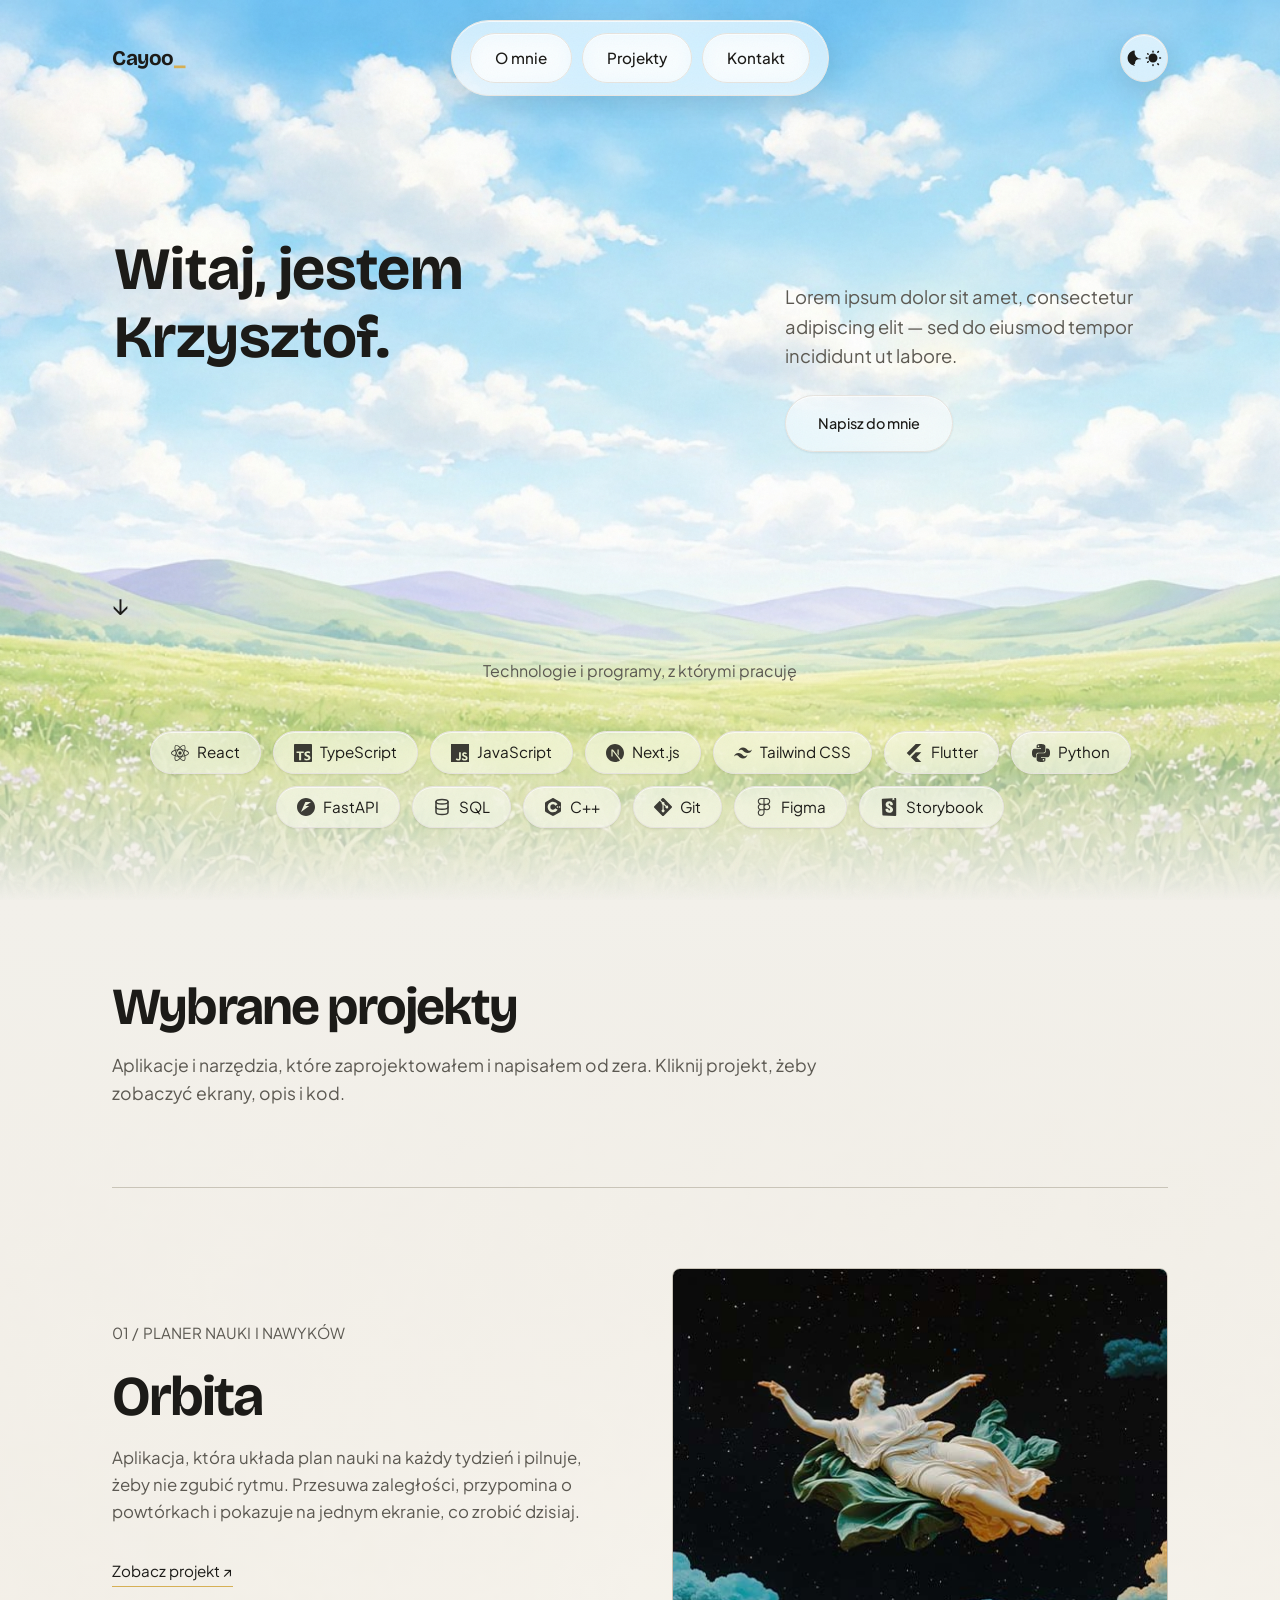
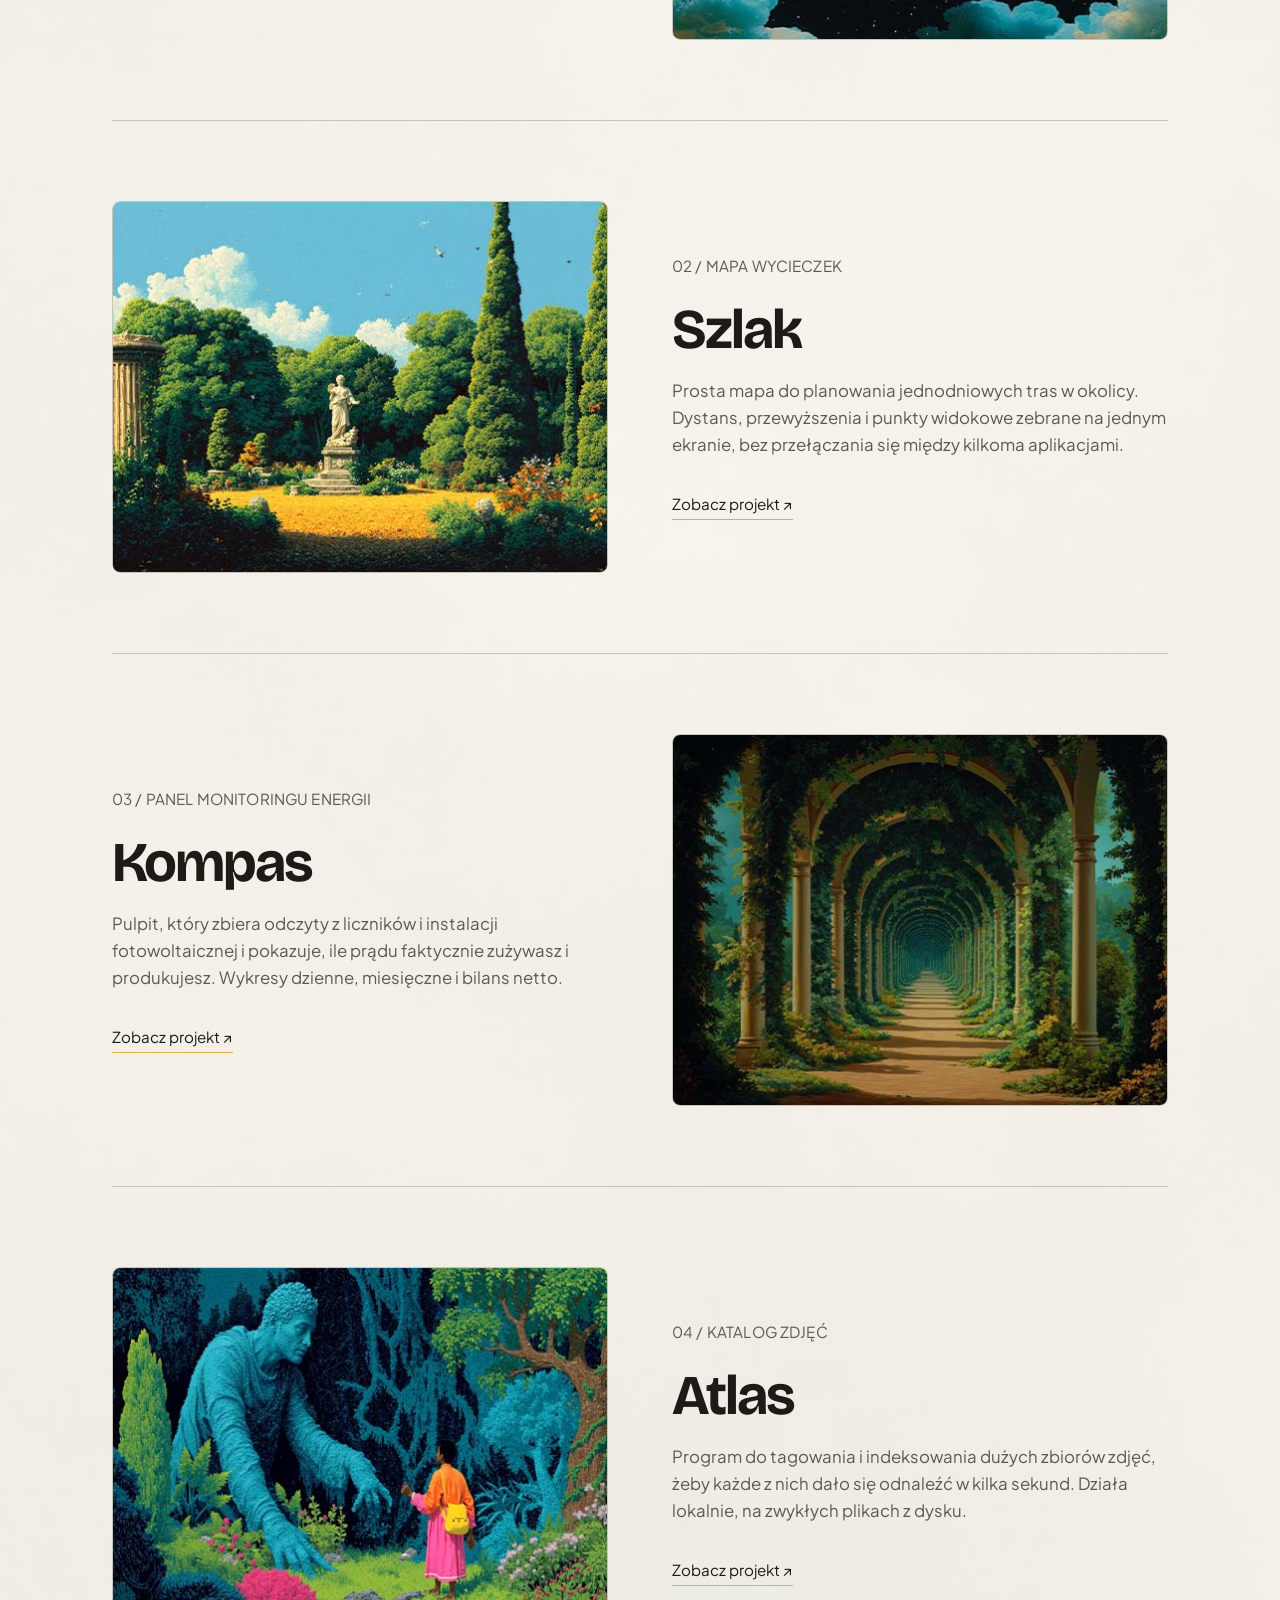
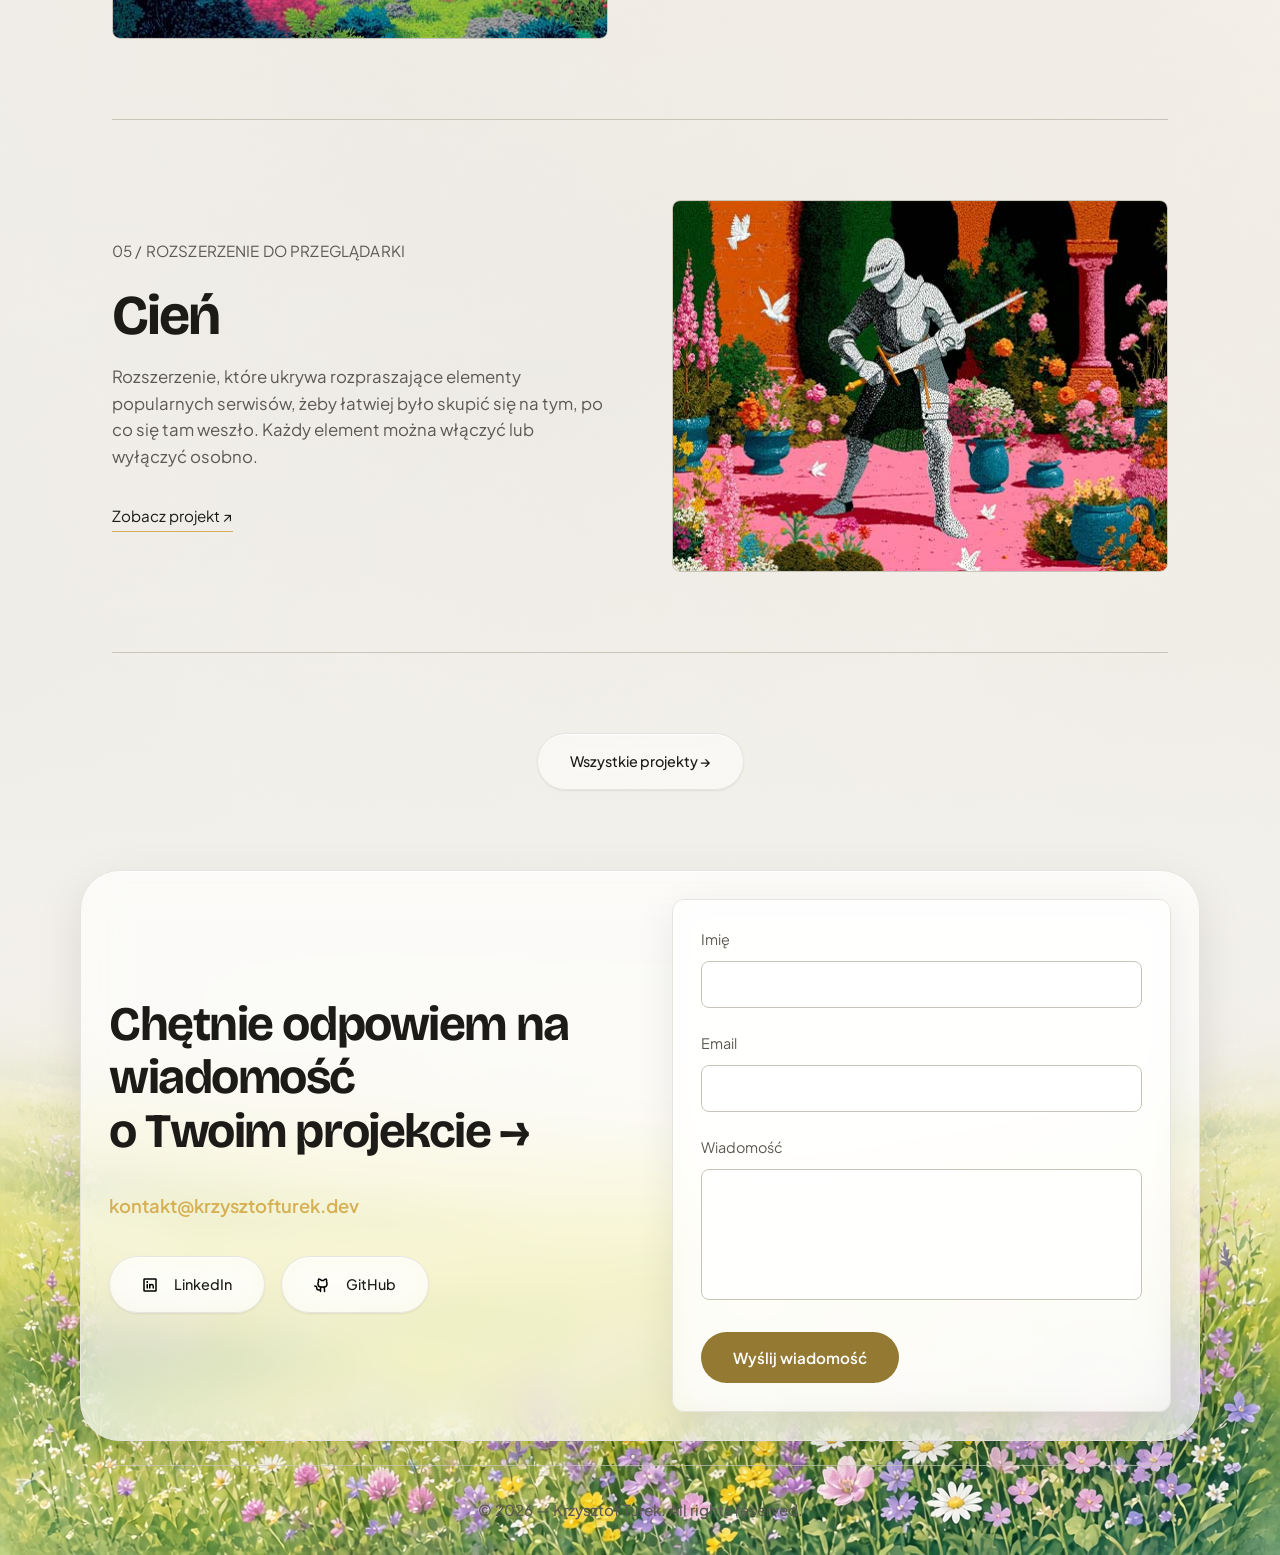
<file: index.html>
<!doctype html>
<html lang="pl">

<head>
  <meta charset="UTF-8" />
  <meta name="viewport" content="width=device-width, initial-scale=1.0" />

  <title>Krzysztof Turek | Front-End Developer</title>

  <meta name="description" content="Portfolio Krzysztof Turek — Front-End Developer. Tworzę nowoczesne strony internetowe i aplikacje webowe wykorzystując HTML, CSS, JavaScript, React oraz TypeScript." />
  <meta name="author" content="Krzysztof Turek" />
  <meta name="robots" content="index, follow" />
  <link rel="canonical" href="https://krzysztofturek.dev/" />

  <!-- Open Graph (Facebook, LinkedIn, Discord itp.) -->
  <meta property="og:title" content="Krzysztof Turek | Front-End Developer" />
  <meta property="og:description" content="Portfolio Krzysztof Turek — projekty webowe, aplikacje i doświadczenie w Front-End Development." />
  <meta property="og:type" content="website" />
  <meta property="og:url" content="https://krzysztofturek.dev/" />
  <meta property="og:image" content="https://krzysztofturek.dev/assets/og-image.png" />

  <!-- Twitter/X -->
  <!-- <meta name="twitter:card" content="summary_large_image" />
  <meta name="twitter:title" content="Krzysztof Turek | Front-End Developer" />
  <meta name="twitter:description" content="Portfolio Krzysztof Turek — Front-End Developer." />
  <meta name="twitter:image" content="https://krzysztofturek.dev/assets/og-image.png" /> -->

  <!-- Favicon -->
  <link rel="icon" type="image/svg+xml" href="/assets/favicon.svg" />

  <!-- Fonts -->
  <link rel="preconnect" href="https://fonts.googleapis.com">
  <link rel="preconnect" href="https://fonts.gstatic.com" crossorigin>
  <link href="https://fonts.googleapis.com/css2?family=Bricolage+Grotesque:opsz,wght@12..96,500..800&family=Plus+Jakarta+Sans:wght@400;500;600;700&display=swap" rel="stylesheet">

  <link rel="stylesheet" href="style.css" />
</head>

<body>

  <div class="nav-wrap">
    <a href="#top" class="logo">Cayoo<span class="logo-dot">_</span></a>
    <header class="nav">
      <nav class="nav-links">
        <a href="#top" class="nav-about">O mnie</a>
        <a href="#projekty">Projekty</a>
        <a href="#kontakt">Kontakt</a>
      </nav>
    </header>
    <button type="button" class="theme-toggle" aria-label="Przełącz motyw jasny/ciemny" title="Motyw">
      <svg class="theme-toggle-icon theme-toggle-icon--moon" viewBox="0 0 24 24" width="18" height="18" aria-hidden="true" focusable="false">
        <path fill="currentColor" d="M12.1 22c-5.2 0-9.4-4-9.9-9.1C1.7 7.5 5.7 2.6 11 2c.4 0 .7.4.6.8A8.5 8.5 0 0 0 20.2 13c.1.3-.2.7-.6.7-.5 0-1 .1-1.5.1H17c-2.8 0-4.9 2.2-4.9 5v.2c0 .4-.3.8-.7.9-.4.1-.8.1-1.3.1Z"/>
      </svg>
      <svg class="theme-toggle-icon theme-toggle-icon--sun" viewBox="0 0 24 24" width="18" height="18" aria-hidden="true" focusable="false" hidden>
        <path fill="currentColor" d="M12 18a6 6 0 1 1 0-12 6 6 0 0 1 0 12Zm0-16a1 1 0 0 1 1 1v1a1 1 0 1 1-2 0V3a1 1 0 0 1 1-1Zm0 18a1 1 0 0 1 1 1v1a1 1 0 1 1-2 0v-1a1 1 0 0 1 1-1ZM4.2 5.6a1 1 0 0 1 1.4 0l.7.7a1 1 0 0 1-1.4 1.4l-.7-.7a1 1 0 0 1 0-1.4Zm13.5 13.5a1 1 0 0 1 1.4 0l.7.7a1 1 0 1 1-1.4 1.4l-.7-.7a1 1 0 0 1 0-1.4ZM2 12a1 1 0 0 1 1-1h1a1 1 0 1 1 0 2H3a1 1 0 0 1-1-1Zm18 0a1 1 0 0 1 1-1h1a1 1 0 1 1 0 2h-1a1 1 0 0 1-1-1ZM4.2 18.4a1 1 0 0 1 0-1.4l.7-.7a1 1 0 1 1 1.4 1.4l-.7.7a1 1 0 0 1-1.4 0Zm13.5-13.5a1 1 0 0 1 0-1.4l.7-.7a1 1 0 1 1 1.4 1.4l-.7.7a1 1 0 0 1-1.4 0Z"/>
      </svg>
    </button>
  </div>

  <main id="top">

    <div class="intro">
      <div class="intro-bg" aria-hidden="true">
        <img src="assets/images/landscape-hero-sky.jpg" alt="">
      </div>

      <!-- HERO -->
      <section class="hero">
        <h1>Witaj, jestem<br>Krzysztof.</h1>
        <p class="hero-desc">Lorem ipsum dolor sit amet, consectetur adipiscing elit — sed do eiusmod tempor incididunt
          ut labore.</p>
        <a href="#kontakt" class="btn-hero">Napisz do mnie</a>
      </section>

      <a href="#projekty" class="arrow-down" aria-label="Przejdź do projektów">↓</a>

      <!-- ABOUT / SKILLS -->
      <section class="about" id="o-mnie">
        <p class="about-heading">Technologie i programy, z którymi pracuję</p>
        <ul class="about-tech">
          <li><svg viewBox="0 0 24 24" width="18" height="18" fill="currentColor" aria-hidden="true" focusable="false"><path d="M14.23 12.004a2.236 2.236 0 0 1-2.235 2.236 2.236 2.236 0 0 1-2.236-2.236 2.236 2.236 0 0 1 2.235-2.236 2.236 2.236 0 0 1 2.236 2.236zm2.648-10.69c-1.346 0-3.107.96-4.888 2.622-1.78-1.653-3.542-2.602-4.887-2.602-.41 0-.783.093-1.106.278-1.375.793-1.683 3.264-.973 6.365C1.98 8.917 0 10.42 0 12.004c0 1.59 1.99 3.097 5.043 4.03-.704 3.113-.39 5.588.988 6.38.32.187.69.275 1.102.275 1.345 0 3.107-.96 4.888-2.624 1.78 1.654 3.542 2.603 4.887 2.603.41 0 .783-.09 1.106-.275 1.374-.792 1.683-3.263.973-6.365C22.02 15.096 24 13.59 24 12.004c0-1.59-1.99-3.097-5.043-4.032.704-3.11.39-5.587-.988-6.38-.318-.184-.688-.277-1.092-.278zm-.005 1.09v.006c.225 0 .406.044.558.127.666.382.955 1.835.73 3.704-.054.46-.142.945-.25 1.44-.96-.236-2.006-.417-3.107-.534-.66-.905-1.345-1.727-2.035-2.447 1.592-1.48 3.087-2.292 4.105-2.295zm-9.77.02c1.012 0 2.514.808 4.11 2.28-.686.72-1.37 1.537-2.02 2.442-1.107.117-2.154.298-3.113.538-.112-.49-.195-.964-.254-1.42-.23-1.868.054-3.32.714-3.707.19-.09.4-.127.563-.132zm4.882 3.05c.455.468.91.992 1.36 1.564-.44-.02-.89-.034-1.345-.034-.46 0-.915.01-1.36.034.44-.572.895-1.096 1.345-1.565zM12 8.1c.74 0 1.477.034 2.202.093.406.582.802 1.203 1.183 1.86.372.64.71 1.29 1.018 1.946-.308.655-.646 1.31-1.013 1.95-.38.66-.773 1.288-1.18 1.87-.728.063-1.466.098-2.21.098-.74 0-1.477-.035-2.202-.093-.406-.582-.802-1.204-1.183-1.86-.372-.64-.71-1.29-1.018-1.946.303-.657.646-1.313 1.013-1.954.38-.66.773-1.286 1.18-1.868.728-.064 1.466-.098 2.21-.098zm-3.635.254c-.24.377-.48.763-.704 1.16-.225.39-.435.782-.635 1.174-.265-.656-.49-1.31-.676-1.947.64-.15 1.315-.283 2.015-.386zm7.26 0c.695.103 1.365.23 2.006.387-.18.632-.405 1.282-.66 1.933-.2-.39-.41-.783-.64-1.174-.225-.392-.465-.774-.705-1.146zm3.063.675c.484.15.944.317 1.375.498 1.732.74 2.852 1.708 2.852 2.476-.005.768-1.125 1.74-2.857 2.475-.42.18-.88.342-1.355.493-.28-.958-.646-1.956-1.1-2.98.45-1.017.81-2.01 1.085-2.964zm-13.395.004c.278.96.645 1.957 1.1 2.98-.45 1.017-.812 2.01-1.086 2.964-.484-.15-.944-.318-1.37-.5-1.732-.737-2.852-1.706-2.852-2.474 0-.768 1.12-1.742 2.852-2.476.42-.18.88-.342 1.356-.494zm11.678 4.28c.265.657.49 1.312.676 1.948-.64.157-1.316.29-2.016.39.24-.375.48-.762.705-1.158.225-.39.435-.788.636-1.18zm-9.945.02c.2.392.41.783.64 1.175.23.39.465.772.705 1.143-.695-.102-1.365-.23-2.006-.386.18-.63.406-1.282.66-1.933zM17.92 16.32c.112.493.2.968.254 1.423.23 1.868-.054 3.32-.714 3.708-.147.09-.338.128-.563.128-1.012 0-2.514-.807-4.11-2.28.686-.72 1.37-1.536 2.02-2.44 1.107-.118 2.154-.3 3.113-.54zm-11.83.01c.96.234 2.006.415 3.107.532.66.905 1.345 1.727 2.035 2.446-1.595 1.483-3.092 2.295-4.11 2.295-.22-.005-.406-.05-.553-.132-.666-.38-.955-1.834-.73-3.703.054-.46.142-.944.25-1.438zm4.56.64c.44.02.89.034 1.345.034.46 0 .915-.01 1.36-.034-.44.572-.895 1.095-1.345 1.565-.455-.47-.91-.993-1.36-1.565z"/></svg><span>React</span></li>
          <li><svg viewBox="0 0 24 24" width="18" height="18" fill="currentColor" aria-hidden="true" focusable="false"><path d="M1.125 0C.502 0 0 .502 0 1.125v21.75C0 23.498.502 24 1.125 24h21.75c.623 0 1.125-.502 1.125-1.125V1.125C24 .502 23.498 0 22.875 0zm17.363 9.75c.612 0 1.154.037 1.627.111a6.38 6.38 0 0 1 1.306.34v2.458a3.95 3.95 0 0 0-.643-.361 5.093 5.093 0 0 0-.717-.26 5.453 5.453 0 0 0-1.426-.2c-.3 0-.573.028-.819.086a2.1 2.1 0 0 0-.623.242c-.17.104-.3.229-.393.374a.888.888 0 0 0-.14.49c0 .196.053.373.156.529.104.156.252.304.443.444s.423.276.696.41c.273.135.582.274.926.416.47.197.892.407 1.266.628.374.222.695.473.963.753.268.279.472.598.614.957.142.359.214.776.214 1.253 0 .657-.125 1.21-.373 1.656a3.033 3.033 0 0 1-1.012 1.085 4.38 4.38 0 0 1-1.487.596c-.566.12-1.163.18-1.79.18a9.916 9.916 0 0 1-1.84-.164 5.544 5.544 0 0 1-1.512-.493v-2.63a5.033 5.033 0 0 0 3.237 1.2c.333 0 .624-.03.872-.09.249-.06.456-.144.623-.25.166-.108.29-.234.373-.38a1.023 1.023 0 0 0-.074-1.089 2.12 2.12 0 0 0-.537-.5 5.597 5.597 0 0 0-.807-.444 27.72 27.72 0 0 0-1.007-.436c-.918-.383-1.602-.852-2.053-1.405-.45-.553-.676-1.222-.676-2.005 0-.614.123-1.141.369-1.582.246-.441.58-.804 1.004-1.089a4.494 4.494 0 0 1 1.47-.629 7.536 7.536 0 0 1 1.77-.201zm-15.113.188h9.563v2.166H9.506v9.646H6.789v-9.646H3.375z"/></svg><span>TypeScript</span></li>
          <li><svg viewBox="0 0 24 24" width="18" height="18" fill="currentColor" aria-hidden="true" focusable="false"><path d="M0 0h24v24H0V0zm22.034 18.276c-.175-1.095-.888-2.015-3.003-2.873-.736-.345-1.554-.585-1.797-1.14-.091-.33-.105-.51-.046-.705.15-.646.915-.84 1.515-.66.39.12.75.42.976.9 1.034-.676 1.034-.676 1.755-1.125-.27-.42-.404-.601-.586-.78-.63-.705-1.469-1.065-2.834-1.034l-.705.089c-.676.165-1.32.525-1.71 1.005-1.14 1.291-.811 3.541.569 4.471 1.365 1.02 3.361 1.244 3.616 2.205.24 1.17-.87 1.545-1.966 1.41-.811-.18-1.26-.586-1.755-1.336l-1.83 1.051c.21.48.45.689.81 1.109 1.74 1.756 6.09 1.666 6.871-1.004.029-.09.24-.705.074-1.65l.046.067zm-8.983-7.245h-2.248c0 1.938-.009 3.864-.009 5.805 0 1.232.063 2.363-.138 2.711-.33.689-1.18.601-1.566.48-.396-.196-.597-.466-.83-.855-.063-.105-.11-.196-.127-.196l-1.825 1.125c.305.63.75 1.172 1.324 1.517.855.51 2.004.675 3.207.405.783-.226 1.458-.691 1.811-1.411.51-.93.402-2.07.397-3.346.012-2.054 0-4.109 0-6.179l.004-.056z"/></svg><span>JavaScript</span></li>
          <li><svg viewBox="0 0 24 24" width="18" height="18" fill="currentColor" aria-hidden="true" focusable="false"><path d="M18.665 21.978C16.758 23.255 14.465 24 12 24 5.377 24 0 18.623 0 12S5.377 0 12 0s12 5.377 12 12c0 3.583-1.574 6.801-4.067 9.001L9.219 7.2H7.2v9.596h1.615V9.251l9.85 12.727Zm-3.332-8.533 1.6 2.061V7.2h-1.6v6.245Z"/></svg><span>Next.js</span></li>
          <li><svg viewBox="0 0 24 24" width="18" height="18" fill="currentColor" aria-hidden="true" focusable="false"><path d="M12.001,4.8c-3.2,0-5.2,1.6-6,4.8c1.2-1.6,2.6-2.2,4.2-1.8c0.913,0.228,1.565,0.89,2.288,1.624 C13.666,10.618,15.027,12,18.001,12c3.2,0,5.2-1.6,6-4.8c-1.2,1.6-2.6,2.2-4.2,1.8c-0.913-0.228-1.565-0.89-2.288-1.624 C16.337,6.182,14.976,4.8,12.001,4.8z M6.001,12c-3.2,0-5.2,1.6-6,4.8c1.2-1.6,2.6-2.2,4.2-1.8c0.913,0.228,1.565,0.89,2.288,1.624 c1.177,1.194,2.538,2.576,5.512,2.576c3.2,0,5.2-1.6,6-4.8c-1.2,1.6-2.6,2.2-4.2,1.8c-0.913-0.228-1.565-0.89-2.288-1.624 C10.337,13.382,8.976,12,6.001,12z"/></svg><span>Tailwind CSS</span></li>
          <li><svg viewBox="0 0 24 24" width="18" height="18" fill="currentColor" aria-hidden="true" focusable="false"><path d="M14.314 0L2.3 12 6 15.7 21.684.013h-7.357zm.014 11.072L7.857 17.53l6.47 6.47H21.7l-6.46-6.468 6.46-6.46h-7.37z"/></svg><span>Flutter</span></li>
          <li><svg viewBox="0 0 24 24" width="18" height="18" fill="currentColor" aria-hidden="true" focusable="false"><path d="M14.25.18l.9.2.73.26.59.3.45.32.34.34.25.34.16.33.1.3.04.26.02.2-.01.13V8.5l-.05.63-.13.55-.21.46-.26.38-.3.31-.33.25-.35.19-.35.14-.33.1-.3.07-.26.04-.21.02H8.77l-.69.05-.59.14-.5.22-.41.27-.33.32-.27.35-.2.36-.15.37-.1.35-.07.32-.04.27-.02.21v3.06H3.17l-.21-.03-.28-.07-.32-.12-.35-.18-.36-.26-.36-.36-.35-.46-.32-.59-.28-.73-.21-.88-.14-1.05-.05-1.23.06-1.22.16-1.04.24-.87.32-.71.36-.57.4-.44.42-.33.42-.24.4-.16.36-.1.32-.05.24-.01h.16l.06.01h8.16v-.83H6.18l-.01-2.75-.02-.37.05-.34.11-.31.17-.28.25-.26.31-.23.38-.2.44-.18.51-.15.58-.12.64-.1.71-.06.77-.04.84-.02 1.27.05zm-6.3 1.98l-.23.33-.08.41.08.41.23.34.33.22.41.09.41-.09.33-.22.23-.34.08-.41-.08-.41-.23-.33-.33-.22-.41-.09-.41.09zm13.09 3.95l.28.06.32.12.35.18.36.27.36.35.35.47.32.59.28.73.21.88.14 1.04.05 1.23-.06 1.23-.16 1.04-.24.86-.32.71-.36.57-.4.45-.42.33-.42.24-.4.16-.36.09-.32.05-.24.02-.16-.01h-8.22v.82h5.84l.01 2.76.02.36-.05.34-.11.31-.17.29-.25.25-.31.24-.38.2-.44.17-.51.15-.58.13-.64.09-.71.07-.77.04-.84.01-1.27-.04-1.07-.14-.9-.2-.73-.25-.59-.3-.45-.33-.34-.34-.25-.34-.16-.33-.1-.3-.04-.25-.02-.2.01-.13v-5.34l.05-.64.13-.54.21-.46.26-.38.3-.32.33-.24.35-.2.35-.14.33-.1.3-.06.26-.04.21-.02.13-.01h5.84l.69-.05.59-.14.5-.21.41-.28.33-.32.27-.35.2-.36.15-.36.1-.35.07-.32.04-.28.02-.21V6.07h2.09l.14.01zm-6.47 14.25l-.23.33-.08.41.08.41.23.33.33.23.41.08.41-.08.33-.23.23-.33.08-.41-.08-.41-.23-.33-.33-.23-.41-.08-.41.08z"/></svg><span>Python</span></li>
          <li><svg viewBox="0 0 24 24" width="18" height="18" fill="currentColor" aria-hidden="true" focusable="false"><path d="M12 .0387C5.3729.0384.0003 5.3931 0 11.9988c-.001 6.6066 5.372 11.9628 12 11.9625 6.628.0003 12.001-5.3559 12-11.9625-.0003-6.6057-5.3729-11.9604-12-11.96m-.829 5.4153h7.55l-7.5805 5.3284h5.1828L5.279 18.5436q2.9466-6.5444 5.892-13.0896"/></svg><span>FastAPI</span></li>
          <li><svg viewBox="0 0 24 24" width="18" height="18" fill="none" stroke="currentColor" stroke-width="2" stroke-linecap="round" stroke-linejoin="round" aria-hidden="true" focusable="false"><ellipse cx="12" cy="5" rx="8" ry="3"/><path d="M4 5v14c0 1.66 3.58 3 8 3s8-1.34 8-3V5"/><path d="M4 12c0 1.66 3.58 3 8 3s8-1.34 8-3"/></svg><span>SQL</span></li>
          <li><svg viewBox="0 0 24 24" width="18" height="18" fill="currentColor" aria-hidden="true" focusable="false"><path d="M22.394 6c-.167-.29-.398-.543-.652-.69L12.926.22c-.509-.294-1.34-.294-1.848 0L2.26 5.31c-.508.293-.923 1.013-.923 1.6v10.18c0 .294.104.62.271.91.167.29.398.543.652.69l8.816 5.09c.508.293 1.34.293 1.848 0l8.816-5.09c.254-.147.485-.4.652-.69.167-.29.27-.616.27-.91V6.91c.003-.294-.1-.62-.268-.91zM12 19.11c-3.92 0-7.109-3.19-7.109-7.11 0-3.92 3.19-7.11 7.11-7.11a7.133 7.133 0 016.156 3.553l-3.076 1.78a3.567 3.567 0 00-3.08-1.78A3.56 3.56 0 008.444 12 3.56 3.56 0 0012 15.555a3.57 3.57 0 003.08-1.778l3.078 1.78A7.135 7.135 0 0112 19.11zm7.11-6.715h-.79v.79h-.79v-.79h-.79v-.79h.79v-.79h.79v.79h.79zm2.962 0h-.79v.79h-.79v-.79h-.79v-.79h.79v-.79h.79v.79h.79z"/></svg><span>C++</span></li>
          <li><svg viewBox="0 0 24 24" width="18" height="18" fill="currentColor" aria-hidden="true" focusable="false"><path d="M13.09 23.549a1.54 1.54 0 0 1-2.18 0L.451 13.089a1.54 1.54 0 0 1 0-2.179l7.191-7.19 2.733 2.733a1.85 1.85 0 0 0 .964 2.326v6.66a1.849 1.849 0 1 0 1.54 0V8.957l2.508 2.508a1.85 1.85 0 1 0 1.09-1.09l-2.634-2.634a1.85 1.85 0 0 0-2.378-2.377L8.73 2.63 10.91.451a1.54 1.54 0 0 1 2.179 0l10.459 10.46a1.54 1.54 0 0 1 0 2.179z"/></svg><span>Git</span></li>
          <li><svg viewBox="0 0 24 24" width="18" height="18" fill="currentColor" aria-hidden="true" focusable="false"><path d="M15.852 8.981h-4.588V0h4.588c2.476 0 4.49 2.014 4.49 4.49s-2.014 4.491-4.49 4.491zM12.735 7.51h3.117c1.665 0 3.019-1.355 3.019-3.019s-1.355-3.019-3.019-3.019h-3.117V7.51zm0 1.471H8.148c-2.476 0-4.49-2.014-4.49-4.49S5.672 0 8.148 0h4.588v8.981zm-4.587-7.51c-1.665 0-3.019 1.355-3.019 3.019s1.354 3.02 3.019 3.02h3.117V1.471H8.148zm4.587 15.019H8.148c-2.476 0-4.49-2.014-4.49-4.49s2.014-4.49 4.49-4.49h4.588v8.98zM8.148 8.981c-1.665 0-3.019 1.355-3.019 3.019s1.355 3.019 3.019 3.019h3.117V8.981H8.148zM8.172 24c-2.489 0-4.515-2.014-4.515-4.49s2.014-4.49 4.49-4.49h4.588v4.441c0 2.503-2.047 4.539-4.563 4.539zm-.024-7.51a3.023 3.023 0 0 0-3.019 3.019c0 1.665 1.365 3.019 3.044 3.019 1.705 0 3.093-1.376 3.093-3.068v-2.97H8.148zm7.704 0h-.098c-2.476 0-4.49-2.014-4.49-4.49s2.014-4.49 4.49-4.49h.098c2.476 0 4.49 2.014 4.49 4.49s-2.014 4.49-4.49 4.49zm-.097-7.509c-1.665 0-3.019 1.355-3.019 3.019s1.355 3.019 3.019 3.019h.098c1.665 0 3.019-1.355 3.019-3.019s-1.355-3.019-3.019-3.019h-.098z"/></svg><span>Figma</span></li>
          <li><svg viewBox="0 0 24 24" width="18" height="18" fill="currentColor" aria-hidden="true" focusable="false"><path d="M16.71.243l-.12 2.71a.18.18 0 00.29.15l1.06-.8.9.7a.18.18 0 00.28-.14l-.1-2.76 1.33-.1a1.2 1.2 0 011.279 1.2v21.596a1.2 1.2 0 01-1.26 1.2l-16.096-.72a1.2 1.2 0 01-1.15-1.16l-.75-19.797a1.2 1.2 0 011.13-1.27L16.7.222zM13.64 9.3c0 .47 3.16.24 3.59-.08 0-3.2-1.72-4.89-4.859-4.89-3.15 0-4.899 1.72-4.899 4.29 0 4.45 5.999 4.53 5.999 6.959 0 .7-.32 1.1-1.05 1.1-.96 0-1.35-.49-1.3-2.16 0-.36-3.649-.48-3.769 0-.27 4.03 2.23 5.2 5.099 5.2 2.79 0 4.969-1.49 4.969-4.18 0-4.77-6.099-4.64-6.099-6.999 0-.97.72-1.1 1.13-1.1.45 0 1.25.07 1.19 1.87z"/></svg><span>Storybook</span></li>
        </ul>
        <!-- kotwica: scroll do projektów zatrzymuje się na dolnej linii chipów -->
        <span id="projekty" class="projects-scroll-anchor" tabindex="-1"></span>
      </section>
    </div>

    <!-- PROJECTS -->
    <div class="scene-projects">
    <section class="projects" aria-labelledby="projects-title">
      <div class="projects-head">
        <h2 class="projects-title" id="projects-title">Wybrane projekty</h2>
        <p class="projects-sub">Aplikacje i narzędzia, które zaprojektowałem i napisałem od zera. Kliknij projekt, żeby zobaczyć ekrany, opis i kod.</p>
      </div>

      <hr>

      <article class="project-row">
        <div class="project-text">
          <p class="project-label">01 / PLANER NAUKI I NAWYKÓW</p>
          <h3 class="project-title">Orbita</h3>
          <p class="project-desc">Aplikacja, która układa plan nauki na każdy tydzień i pilnuje, żeby nie zgubić rytmu. Przesuwa zaległości, przypomina o powtórkach i pokazuje na jednym ekranie, co zrobić dzisiaj.</p>
          <a href="projekty.html#orbita" class="project-link">Zobacz projekt ↗</a>
        </div>
        <div class="project-image">
          <img src="assets/images/bg_image (1).jpg" alt="Orbita — planer nauki i nawyków">
        </div>
      </article>

      <hr>

      <article class="project-row">
        <div class="project-text">
          <p class="project-label">02 / MAPA WYCIECZEK</p>
          <h3 class="project-title">Szlak</h3>
          <p class="project-desc">Prosta mapa do planowania jednodniowych tras w okolicy. Dystans, przewyższenia i punkty widokowe zebrane na jednym ekranie, bez przełączania się między kilkoma aplikacjami.</p>
          <a href="projekty.html#szlak" class="project-link">Zobacz projekt ↗</a>
        </div>
        <div class="project-image">
          <img src="assets/images/bg_image (2).jpg" alt="Szlak — mapa wycieczek">
        </div>
      </article>

      <hr>

      <article class="project-row">
        <div class="project-text">
          <p class="project-label">03 / PANEL MONITORINGU ENERGII</p>
          <h3 class="project-title">Kompas</h3>
          <p class="project-desc">Pulpit, który zbiera odczyty z liczników i instalacji fotowoltaicznej i pokazuje, ile prądu faktycznie zużywasz i produkujesz. Wykresy dzienne, miesięczne i bilans netto.</p>
          <a href="projekty.html#kompas" class="project-link">Zobacz projekt ↗</a>
        </div>
        <div class="project-image">
          <img src="assets/images/bg_image (3).jpg" alt="Kompas — panel monitoringu energii">
        </div>
      </article>

      <hr>

      <article class="project-row">
        <div class="project-text">
          <p class="project-label">04 / KATALOG ZDJĘĆ</p>
          <h3 class="project-title">Atlas</h3>
          <p class="project-desc">Program do tagowania i indeksowania dużych zbiorów zdjęć, żeby każde z nich dało się odnaleźć w kilka sekund. Działa lokalnie, na zwykłych plikach z dysku.</p>
          <a href="projekty.html#atlas" class="project-link">Zobacz projekt ↗</a>
        </div>
        <div class="project-image">
          <img src="assets/images/bg_image (4).jpg" alt="Atlas — katalog zdjęć">
        </div>
      </article>

      <hr>

      <article class="project-row">
        <div class="project-text">
          <p class="project-label">05 / ROZSZERZENIE DO PRZEGLĄDARKI</p>
          <h3 class="project-title">Cień</h3>
          <p class="project-desc">Rozszerzenie, które ukrywa rozpraszające elementy popularnych serwisów, żeby łatwiej było skupić się na tym, po co się tam weszło. Każdy element można włączyć lub wyłączyć osobno.</p>
          <a href="projekty.html#cien" class="project-link">Zobacz projekt ↗</a>
        </div>
        <div class="project-image">
          <img src="assets/images/bg_image (5).jpg" alt="Cień — rozszerzenie do przeglądarki">
        </div>
      </article>

      <hr>

      <div class="projects-more">
        <a href="projekty.html" class="btn-hero">Wszystkie projekty →</a>
      </div>

    </section>
    </div>

    <!-- CONTACT -->
    <div class="scene-contact">
    <section class="contact" id="kontakt">
      <div class="contact-intro">
        <p class="contact-prompt">Chętnie odpowiem na wiadomość<br>o Twoim projekcie →</p>
        <a href="mailto:kontakt@krzysztofturek.dev" class="contact-email">kontakt@krzysztofturek.dev</a>

        <div class="contact-socials">
          <a href="https://www.linkedin.com/in/krzysztof-turek-it/" target="_blank" rel="noopener" class="social-btn">
            <img src="assets/icons/linkedin-logo-bold.svg" alt="" width="16" height="16" aria-hidden="true">
            LinkedIn
          </a>
          <a href="https://github.com/Cay00/" target="_blank" rel="noopener" class="social-btn">
            <img src="assets/icons/github-logo-bold.svg" alt="" width="16" height="16" aria-hidden="true">
            GitHub
          </a>
        </div>
      </div>

      <form class="contact-form" action="#" method="post" novalidate>
        <div class="form-fields">
          <div class="form-field">
            <label for="name">Imię</label>
            <input type="text" id="name" name="name" autocomplete="name" required aria-describedby="name-error">
            <p class="form-error" id="name-error" role="alert" hidden>
              <img src="assets/icons/info-bold.svg" alt="" width="16" height="16" aria-hidden="true">
              <span class="form-error-text"></span>
            </p>
          </div>
          <div class="form-field">
            <label for="email">Email</label>
            <input type="email" id="email" name="email" autocomplete="email" required aria-describedby="email-error">
            <p class="form-error" id="email-error" role="alert" hidden>
              <img src="assets/icons/info-bold.svg" alt="" width="16" height="16" aria-hidden="true">
              <span class="form-error-text"></span>
            </p>
          </div>
          <div class="form-field">
            <label for="message">Wiadomość</label>
            <textarea id="message" name="message" rows="5" required aria-describedby="message-error"></textarea>
            <p class="form-error" id="message-error" role="alert" hidden>
              <img src="assets/icons/info-bold.svg" alt="" width="16" height="16" aria-hidden="true">
              <span class="form-error-text"></span>
            </p>
          </div>
        </div>
        <button type="submit" class="btn-submit">Wyślij wiadomość</button>
      </form>
    </section>

    <footer class="footer">
      <span class="byline">© 2026 — Krzysztof Turek. All rights reserved.</span>
    </footer>
    </div>

  </main>

  <script src="script.js"></script>
</body>

</html>
</file>
<file: style.css>
/* ---------- tokens ---------- */
:root{
  /* LIGHT — pejzaż anime */
  --bg: #efece4;
  --surface: #ffffff;
  --border: #c9c4b8;
  --text: #1c1b18;
  --muted: #5c5952;
  --accent: #947933;
  --accent-bright: #d6b055;
  --fog: #f2f0ea;
  --glass: color-mix(in srgb, #ffffff 52%, transparent);
  --glass-strong: color-mix(in srgb, #ffffff 68%, transparent);

  --font: "Plus Jakarta Sans", sans-serif;
  --font-display: "Bricolage Grotesque", "Plus Jakarta Sans", sans-serif;
  --max-w: 1120px;
  --ease: cubic-bezier(.2, .8, .2, 1);
}

*{ box-sizing: border-box; }

html{
  scroll-behavior: smooth;
}
/* pod header — poza #projekty: tam granicą jest dolna linia chipów */
#top,
#o-mnie,
#kontakt{
  scroll-margin-top: 96px;
}
#projekty{
  scroll-margin-top: 0;
}

body{
  margin: 0;
  background: var(--bg);
  color: var(--text);
  font-family: var(--font);
  font-size: 16px;
  line-height: 1.6;
  -webkit-font-smoothing: antialiased;
}

/* delikatne ziarno — zabija "płaskość" tła */
body::after{
  content: "";
  position: fixed;
  inset: 0;
  z-index: 200;
  pointer-events: none;
  opacity: .04;
  mix-blend-mode: multiply;
  background-image: url("data:image/svg+xml;utf8,<svg xmlns='http://www.w3.org/2000/svg' width='160' height='160'><filter id='n'><feTurbulence type='fractalNoise' baseFrequency='.8' numOctaves='2' stitchTiles='stitch'/></filter><rect width='100%' height='100%' filter='url(%23n)'/></svg>");
}

a{ color: inherit; text-decoration: none; }

::selection{
  background: var(--accent);
  color: #fff;
}

/* ---------- shared width ---------- */
.hero, .byline-row, .projects, .about, .contact, .footer, hr.full{
  max-width: var(--max-w);
  margin-left: auto;
  margin-right: auto;
  padding-left: 32px;
  padding-right: 32px;
}

/* ---------- nav — logo z lewej + wiszący liquid glass pill ---------- */
.nav-wrap{
  position: fixed;
  top: 0;
  left: 0;
  right: 0;
  z-index: 100;
  display: grid;
  grid-template-columns: 1fr auto 1fr;
  align-items: center;
  padding: 20px max(32px, calc(50% - var(--max-w) / 2 + 32px));
  pointer-events: none;
}
.logo{
  pointer-events: auto;
  justify-self: start;
  font-family: var(--font-display);
  font-weight: 700;
  font-size: 1.3rem;
  letter-spacing: -0.02em;
  flex-shrink: 0;
}
.logo-dot{
  color: var(--accent-bright);
  display: inline-block;
  animation: blink 1.1s steps(1) infinite;
}
@keyframes blink{ 50%{ opacity: 0; } }
.nav{
  pointer-events: auto;
  grid-column: 2;
  display: flex;
  align-items: center;
  width: max-content;
  max-width: calc(100vw - 48px);
  padding: 12px 18px;
  border-radius: 999px;
  border: 1px solid color-mix(in srgb, #ffffff 60%, var(--border));
  background: var(--glass-strong);
  -webkit-backdrop-filter: blur(18px) saturate(1.25);
  backdrop-filter: blur(18px) saturate(1.25);
  box-shadow:
    inset 0 1px 0 color-mix(in srgb, #ffffff 75%, transparent),
    0 8px 28px color-mix(in srgb, #000 10%, transparent);
  transition: background .3s ease, box-shadow .3s ease;
}
.nav.is-scrolled{
  background: color-mix(in srgb, #ffffff 78%, transparent);
  box-shadow:
    inset 0 1px 0 color-mix(in srgb, #ffffff 80%, transparent),
    0 10px 32px color-mix(in srgb, #000 12%, transparent);
}
.nav-links{
  display: flex;
  align-items: center;
  gap: 10px;
}
.nav-links a{
  display: inline-flex;
  align-items: center;
  padding: 12px 24px;
  border-radius: 999px;
  border: 1px solid color-mix(in srgb, #ffffff 55%, var(--border));
  background: var(--glass);
  -webkit-backdrop-filter: blur(10px) saturate(1.15);
  backdrop-filter: blur(10px) saturate(1.15);
  box-shadow: inset 0 1px 0 color-mix(in srgb, #ffffff 65%, transparent);
  font-size: 0.95rem;
  font-weight: 500;
  transition: border-color .2s ease, background .2s ease, color .2s ease, box-shadow .2s ease;
}
.nav-links a:hover,
.nav-links a:focus-visible{
  color: var(--accent-bright);
  background: var(--glass-strong);
  border-color: color-mix(in srgb, var(--accent) 40%, var(--border));
}
.nav-links a[aria-current="page"]{
  color: var(--accent-bright);
  background: var(--glass-strong);
  border-color: color-mix(in srgb, var(--accent) 45%, var(--border));
}
.theme-toggle{
  pointer-events: auto;
  justify-self: end;
  grid-column: 3;
  display: inline-flex;
  align-items: center;
  justify-content: center;
  width: 48px;
  height: 48px;
  padding: 0;
  border-radius: 999px;
  border: 1px solid color-mix(in srgb, #ffffff 55%, var(--border));
  background: var(--glass-strong);
  -webkit-backdrop-filter: blur(18px) saturate(1.25);
  backdrop-filter: blur(18px) saturate(1.25);
  box-shadow:
    inset 0 1px 0 color-mix(in srgb, #ffffff 75%, transparent),
    0 8px 28px color-mix(in srgb, #000 10%, transparent);
  color: var(--text);
  cursor: pointer;
  transition: border-color .2s ease, background .2s ease, color .2s ease, box-shadow .2s ease;
}
.theme-toggle:hover,
.theme-toggle:focus-visible{
  color: var(--accent-bright);
  background: var(--glass);
  border-color: color-mix(in srgb, var(--accent) 40%, var(--border));
}
.theme-toggle-icon{ display: block; }

/* ---------- intro / hero ---------- */
/* pierwszy ekran: hero + stack w pełni widoczne w 100vh */
.intro{
  position: relative;
  display: flex;
  flex-direction: column;
  min-height: 100vh;
  min-height: 100dvh;
  margin-top: 0;
  padding-top: 96px;
  box-sizing: border-box;
}
.intro-bg{
  position: absolute;
  inset: 0;
  z-index: 0;
  overflow: hidden;
  pointer-events: none;
}
.intro-bg img{
  position: absolute;
  inset: 0;
  width: 100%;
  height: 100%;
  object-fit: cover;
  object-position: center 35%;
  display: block;
}
/* wygładzenie hero → projekty (tylko dolna krawędź) */
.intro-bg::after{
  content: "";
  position: absolute;
  left: 0;
  right: 0;
  bottom: 0;
  height: min(42%, 280px);
  background: linear-gradient(
    to bottom,
    transparent 0%,
    color-mix(in srgb, var(--fog) 25%, transparent) 40%,
    color-mix(in srgb, var(--fog) 70%, transparent) 75%,
    var(--fog) 100%
  );
  z-index: 1;
  pointer-events: none;
}
.intro > :not(.intro-bg){
  position: relative;
  z-index: 1;
}

.hero{
  flex: 1 1 auto;
  display: grid;
  grid-template-columns: 1.1fr 0.9fr;
  grid-template-rows: auto auto;
  column-gap: 64px;
  row-gap: 24px;
  align-content: center;
  align-items: end;
  padding-top: 24px;
  padding-bottom: 24px;
}
h1{
  font-family: var(--font-display);
  font-size: clamp(2.4rem, 5.5vw, 3.75rem);
  font-weight: 700;
  line-height: 1.12;
  margin: 0;
  letter-spacing: -0.01em;
  grid-column: 1;
  grid-row: 1;
}
.hero-desc{
  font-size: 1.15rem;
  color: var(--muted);
  margin: 0;
  max-width: 38ch;
  padding-left: 64px;
  grid-column: 2;
  grid-row: 1;
}
.btn-hero{
  grid-column: 2;
  grid-row: 2;
  justify-self: start;
  margin-left: 64px;
}

.arrow-down{
  display: inline-flex;
  flex-shrink: 0;
  align-self: flex-start;
  width: fit-content;
  margin-left: max(32px, calc(50% - var(--max-w) / 2 + 32px));
  margin-bottom: 16px;
  padding: 0;
  font-size: 1.6rem;
  line-height: 1;
  color: inherit;
  transition: opacity 0.2s ease;
}
.arrow-down:hover,
.arrow-down:focus-visible{ opacity: 0.6; }

.byline-row{
  display: flex;
  justify-content: space-between;
  align-items: center;
  padding-bottom: 64px;
}
.byline{ color: var(--muted); font-size: 0.95rem; font-weight: 500; }

/* ---------- about / tech ---------- */
.about{
  flex-shrink: 0;
  padding-top: 24px;
  padding-bottom: 72px;
  text-align: center;
}
.about-heading{
  margin: 0 0 48px;
  font-size: 1rem;
  color: var(--muted);
}
/* kotwica scrolla tuż pod chipami — layout chipów bez zmian */
.projects-scroll-anchor{
  display: block;
  height: 0;
  width: 0;
  overflow: hidden;
  pointer-events: none;
}
.about-tech{
  display: flex;
  flex-wrap: wrap;
  justify-content: center;
  gap: 12px;
  list-style: none;
  margin: 0;
  padding: 0;
  font-size: .95rem;
}
.about-tech li{
  display: inline-flex;
  align-items: center;
  gap: 8px;
  padding: 8px 20px;
  border: 1px solid color-mix(in srgb, #ffffff 55%, var(--border));
  border-radius: 999px;
  background: var(--glass);
  -webkit-backdrop-filter: blur(14px) saturate(1.2);
  backdrop-filter: blur(14px) saturate(1.2);
  box-shadow:
    inset 0 1px 0 color-mix(in srgb, #ffffff 70%, transparent),
    0 1px 2px color-mix(in srgb, #000 8%, transparent);
  cursor: pointer;
  transition:
    border-color .25s ease,
    color .25s ease,
    background .25s ease,
    box-shadow .25s ease,
    transform .25s var(--ease);
}
.about-tech li svg{
  flex-shrink: 0;
  opacity: .85;
}
.about-tech li:hover{
  border-color: color-mix(in srgb, var(--accent) 45%, var(--border));
  color: var(--accent-bright);
  background: var(--glass-strong);
  box-shadow:
    inset 0 1px 0 color-mix(in srgb, #ffffff 80%, transparent),
    0 6px 18px color-mix(in srgb, #000 10%, transparent);
  transform: translateY(-3px);
}

/* ---------- projects ---------- */
.project-row{
  position: relative;
  cursor: pointer;
  display: grid;
  grid-template-columns: 1fr 1fr;
  gap: 64px;
  align-items: center;
  padding: 80px 0;
  transition: opacity .35s ease;
}
/* co drugi projekt odwrócony */
article.project-row:nth-of-type(even) .project-image{ order: -1; }

.project-label{
  font-size: 0.95rem;
  color: var(--muted);
  margin: 0 0 24px;
  letter-spacing: 0.01em;
}
.project-desc{
  font-family: var(--font-display);
  font-size: clamp(1.5rem, 2.8vw, 2.25rem);
  font-weight: 600;
  line-height: 1.2;
  letter-spacing: -0.02em;
  margin: 0 0 32px;
  max-width: 22ch;
}
.project-link{
  display: inline-block;
  font-size: 0.95rem;
  padding-bottom: 4px;
  background: linear-gradient(var(--accent-bright), var(--accent-bright)) left bottom / 100% 1px no-repeat;
  transition: background-size .35s var(--ease), color .2s ease;
}
/* link rozciąga się na cały wiersz: tytuł, opis i zdjęcie są klikalne */
.project-link::after{
  content: "";
  position: absolute;
  inset: 0;
  z-index: 1; /* nad zdjęciem — bez tego zdjęcie (osobna warstwa) przechwytywało kliknięcia */
}
.project-row:hover .project-link,
.project-link:focus-visible{
  color: var(--accent-bright);
  background-size: 0% 1px;
  background-position: right bottom;
}
.project-link:focus-visible{ outline: none; }

.project-image{
  aspect-ratio: 4 / 3;
  border-radius: 8px;
  background: var(--surface);
  border: 1px solid var(--border);
  overflow: hidden;
  transition: border-color .3s ease, box-shadow .4s ease;
}
.project-image img{
  width: 100%;
  height: 100%;
  object-fit: cover;
  display: block;
  transition: transform .6s var(--ease);
}
.project-row:hover .project-image,
.project-row:focus-within .project-image{
  border-color: var(--accent);
  box-shadow: 0 24px 60px -24px color-mix(in srgb, var(--accent) 55%, transparent);
}
.project-row:hover .project-image img{ transform: scale(1.06); }

/* po najechaniu na projekt reszta przygasa (nie na nagłówek sekcji) */
@media (hover: hover){
  .projects:has(.project-row:hover) .project-row:not(:hover){ opacity: .38; }
}

/* odsłonięcie zdjęcia — ukrywa tylko klasa nadana przez skrypt (.will-reveal),
   więc bez JS / przy błędzie obserwatora zdjęcia zawsze są widoczne */
.project-image.will-reveal{
  clip-path: inset(0 0 100% 0 round 8px);
  transition: clip-path 1.1s var(--ease), border-color .3s ease, box-shadow .4s ease;
}
.project-image.will-reveal.is-in{ clip-path: inset(0 0 0 0 round 8px); }

hr{
  border: none;
  border-top: 1px solid var(--border);
  margin: 0;
}
hr.full{
  margin: 32px auto;
  border-top: none;
  height: 1px;
  background: var(--border);
  background-clip: content-box;
}

/* ---------- contact ---------- */
.contact{
  --contact-radius: 40px;
  --contact-pad: 28px;
  display: grid;
  grid-template-columns: 1fr 1fr;
  gap: 64px;
  align-items: center;
  padding: var(--contact-pad);
  margin-top: 0;
  margin-bottom: 24px;
  border-radius: var(--contact-radius);
  border: 1px solid color-mix(in srgb, #ffffff 55%, var(--border));
  background: var(--glass-strong);
  -webkit-backdrop-filter: blur(20px) saturate(1.2);
  backdrop-filter: blur(20px) saturate(1.2);
  box-shadow:
    inset 0 1px 0 color-mix(in srgb, #ffffff 75%, transparent),
    0 16px 48px color-mix(in srgb, #000 10%, transparent);
}
.contact-intro{ align-self: center; }
.contact-prompt{
  font-family: var(--font-display);
  font-size: clamp(1.9rem, 4vw, 3rem);
  font-weight: 700;
  letter-spacing: -0.03em;
  margin: 0 0 32px;
  line-height: 1.12;
}
.contact-email{
  display: inline-block;
  font-size: 1.15rem;
  font-weight: 600;
  color: var(--accent-bright);
  padding-bottom: 4px;
  background: linear-gradient(currentColor, currentColor) left bottom / 0% 1px no-repeat;
  transition: background-size .4s var(--ease);
}
.contact-email:hover, .contact-email:focus-visible{ background-size: 100% 1px; }

.contact-socials{
  display: flex;
  gap: 16px;
  margin-top: 32px;
}
.btn-hero,
.social-btn{
  display: inline-flex;
  align-items: center;
  gap: 16px;
  padding: 16px 32px;
  border: 1px solid var(--border);
  border-radius: 999px;
  font-size: 0.9rem;
  font-weight: 500;
  transition: border-color 0.2s ease, background 0.2s ease, color .2s ease, box-shadow .25s ease, transform .25s var(--ease);
}
.btn-hero{
  background: var(--glass);
  border-color: color-mix(in srgb, #ffffff 55%, var(--border));
  -webkit-backdrop-filter: blur(14px) saturate(1.2);
  backdrop-filter: blur(14px) saturate(1.2);
  box-shadow:
    inset 0 1px 0 color-mix(in srgb, #ffffff 70%, transparent),
    0 1px 2px color-mix(in srgb, #000 8%, transparent);
}
.social-btn{
  border-color: color-mix(in srgb, #ffffff 55%, var(--border));
  background: var(--glass);
  -webkit-backdrop-filter: blur(14px) saturate(1.2);
  backdrop-filter: blur(14px) saturate(1.2);
  box-shadow:
    inset 0 1px 0 color-mix(in srgb, #ffffff 70%, transparent),
    0 1px 2px color-mix(in srgb, #000 8%, transparent);
}
.social-btn img{
  width: 16px;
  height: 16px;
}
.btn-hero:hover, .btn-hero:focus-visible{
  border-color: color-mix(in srgb, var(--accent) 45%, var(--border));
  background: var(--glass-strong);
  color: var(--accent-bright);
}
.social-btn:hover, .social-btn:focus-visible{
  border-color: color-mix(in srgb, var(--accent) 45%, var(--border));
  color: var(--accent-bright);
  background: var(--glass-strong);
  box-shadow:
    inset 0 1px 0 color-mix(in srgb, #ffffff 80%, transparent),
    0 6px 18px color-mix(in srgb, #000 10%, transparent);
}

.contact-form{
  display: flex;
  flex-direction: column;
  gap: 32px;
  padding: 28px;
  background: var(--glass);
  border: 1px solid color-mix(in srgb, #ffffff 55%, var(--border));
  /* zagnieżdżony radius = zewnętrzny − padding sekcji */
  border-radius: calc(var(--contact-radius) - var(--contact-pad));
  -webkit-backdrop-filter: blur(16px) saturate(1.15);
  backdrop-filter: blur(16px) saturate(1.15);
  box-shadow:
    inset 0 1px 0 color-mix(in srgb, #ffffff 75%, transparent),
    0 12px 40px color-mix(in srgb, #000 8%, transparent);
}
.form-fields{
  display: flex;
  flex-direction: column;
  gap: 24px;
}
.form-field{
  display: flex;
  flex-direction: column;
  gap: 10px;
}
.form-field label{
  font-size: 0.9rem;
  color: var(--muted);
}
.form-field input,
.form-field textarea{
  font-family: var(--font);
  font-size: 1rem;
  color: var(--text);
  background: color-mix(in srgb, #ffffff 78%, transparent);
  border: 1px solid var(--border);
  border-radius: 8px;
  padding: 12px 14px;
  resize: none;
  transition: border-color .2s ease, box-shadow .2s ease;
}
.form-field input:focus,
.form-field textarea:focus{
  outline: none;
  border-color: var(--accent-bright);
  box-shadow: 0 0 0 4px color-mix(in srgb, var(--accent) 25%, transparent);
}
.form-field input::placeholder,
.form-field textarea::placeholder{ color: var(--muted); }

.form-field.is-invalid input,
.form-field.is-invalid textarea{
  border-color: var(--accent-bright);
}
.form-error{
  display: none;
  align-items: flex-start;
  gap: 8px;
  margin: 0;
  font-size: 0.85rem;
  font-weight: 500;
  color: var(--accent-bright);
  line-height: 1.4;
}
.form-field.is-invalid .form-error{ display: flex; }
.form-error img{
  flex-shrink: 0;
  width: 16px;
  height: 16px;
  margin-top: 1px;
}

.btn-submit{
  align-self: flex-start;
  padding: 16px 32px;
  background: var(--accent);
  color: #fff;
  font-family: var(--font);
  font-size: 0.95rem;
  font-weight: 600;
  border: none;
  border-radius: 999px;
  cursor: pointer;
  transition: background .2s ease, transform .25s var(--ease);
}
.btn-submit:hover, .btn-submit:focus-visible{
  background: var(--accent-bright);
  transform: translateY(-2px);
}
.btn-submit:disabled{ opacity: .6; cursor: progress; transform: none; }

/* ---------- footer ---------- */
.footer{
  padding-top: 32px;
  padding-bottom: 32px;
  position: relative;
  text-align: center;
  max-width: var(--max-w);
  margin-left: auto;
  margin-right: auto;
  padding-left: 32px;
  padding-right: 32px;
}
.footer::before{
  content: "";
  position: absolute;
  top: 0;
  left: 32px;
  right: 32px;
  border-top: 1px solid color-mix(in srgb, var(--border) 70%, transparent);
}

/* ---------- responsive ---------- */
@media (max-width: 720px){
  .nav-wrap{
    padding: 14px 20px;
    grid-template-columns: auto 1fr auto;
    gap: 10px;
  }
  .nav{
    grid-column: 2;
    justify-self: center;
    padding: 10px 14px;
  }
  .theme-toggle{
    width: 44px;
    height: 44px;
  }
  .nav-links .nav-about{ display: none; }
  .nav-links a{ padding: 10px 16px; font-size: 0.88rem; }

  .intro{ padding-top: 84px; }

  .hero, .project-row, .contact{ grid-template-columns: 1fr; align-items: start; }
  .hero{
    row-gap: 20px;
    padding-top: 16px;
    padding-bottom: 16px;
    align-content: start;
  }
  .hero h1, .hero-desc{
    grid-column: 1;
    grid-row: auto;
    padding-left: 0;
  }
  .btn-hero{
    grid-column: 1;
    grid-row: auto;
    margin-left: 0;
    width: max-content;
    max-width: 100%;
    justify-content: center;
    text-align: center;
  }
  .intro-bg img{ object-position: center 40%; }

  .about{ padding-top: 16px; padding-bottom: 48px; }
  .about-heading{ margin-bottom: 40px; }

  .project-row{
    gap: 32px;
    padding-top: 40px;
    padding-bottom: 40px;
  }
  .project-image,
  article.project-row:nth-of-type(even) .project-image{ order: -1; }

  .contact{
    --contact-radius: 28px;
    --contact-pad: 24px;
    gap: 32px;
    margin-bottom: 16px;
  }
  .contact-form{ padding: 20px; }
  .form-fields{ gap: 16px; }

  .footer .byline{ font-size: 0.78rem; }
}

/* ---------- accessibility ---------- */
a:focus-visible{ outline: 2px solid var(--accent-bright); outline-offset: 3px; }

/* ---------- sceny: mgła projektów + łąka kontaktu ---------- */
.scene-projects{
  position: relative;
  background-color: var(--fog);
  background-image: url("assets/images/fog-projects.jpg");
  background-size: cover;
  background-position: center;
  background-repeat: no-repeat;
}
.scene-projects::before{
  content: "";
  position: absolute;
  inset: 0;
  pointer-events: none;
  /* krawędzie = pełna mgła (zlewa się z hero/kontaktem), środek lekko pokazuje teksturę */
  background: linear-gradient(
    to bottom,
    var(--fog) 0%,
    color-mix(in srgb, var(--fog) 82%, transparent) 10%,
    color-mix(in srgb, var(--fog) 68%, transparent) 50%,
    color-mix(in srgb, var(--fog) 82%, transparent) 90%,
    var(--fog) 100%
  );
}
.scene-projects > *{ position: relative; z-index: 1; }

.scene-contact{
  position: relative;
  /* bez padding-top: odstęp nad kontaktem daje .projects-more (CTA na środku) */
  background-color: var(--fog);
  background-image: url("assets/images/landscape-contact-flowers.jpg");
  background-size: cover;
  background-position: center bottom;
  background-repeat: no-repeat;
}
.scene-contact::before{
  content: "";
  position: absolute;
  left: 0;
  right: 0;
  top: 0;
  height: min(62%, 520px);
  pointer-events: none;
  background: linear-gradient(
    to bottom,
    var(--fog) 0%,
    color-mix(in srgb, var(--fog) 92%, transparent) 22%,
    color-mix(in srgb, var(--fog) 55%, transparent) 55%,
    color-mix(in srgb, var(--fog) 18%, transparent) 82%,
    transparent 100%
  );
  z-index: 0;
}
.scene-contact > *{ position: relative; z-index: 1; }

/* ---------- landing: rozbudowana sekcja projektów ---------- */
.projects{
  padding-top: 80px;
  /* dolny odstęp bierze .projects-more — żeby CTA było na środku między hr a kontaktem */
  padding-bottom: 0;
}
.projects-head{
  padding-bottom: 80px;
}
.projects-title{
  font-family: var(--font-display);
  font-size: clamp(2rem, 4.5vw, 3.25rem);
  font-weight: 700;
  letter-spacing: -0.035em;
  line-height: 1.05;
  margin: 0 0 16px;
}
.projects-sub{
  margin: 0;
  max-width: 56ch;
  font-size: 1.1rem;
  color: var(--muted);
}

.project-title{
  font-family: var(--font-display);
  font-size: clamp(2.2rem, 4.4vw, 3.5rem);
  font-weight: 700;
  letter-spacing: -0.035em;
  line-height: 1;
  margin: 0 0 20px;
}
.project-row .project-desc{
  font-family: var(--font);
  font-size: 1.05rem;
  font-weight: 400;
  line-height: 1.6;
  letter-spacing: 0;
  color: var(--muted);
  max-width: 44ch;
  margin: 0 0 32px;
}

.projects-more{
  display: flex;
  justify-content: center;
  /* równy odstęp od hr nad CTA i od sekcji kontakt pod nim */
  padding-block: 80px;
}
.projects-more .btn-hero{
  margin-left: 0;
}

@media (max-width: 720px){
  .projects{ padding-top: 40px; padding-bottom: 0; }
  .projects-head{ padding-bottom: 40px; }
  .projects-more{ padding-block: 40px; }
}

@media (prefers-reduced-motion: reduce){
  html{ scroll-behavior: auto; }
  *, *::before, *::after{
    animation: none !important;
    transition: none !important;
  }
  .project-image.will-reveal{ clip-path: none; }
}
</file>
